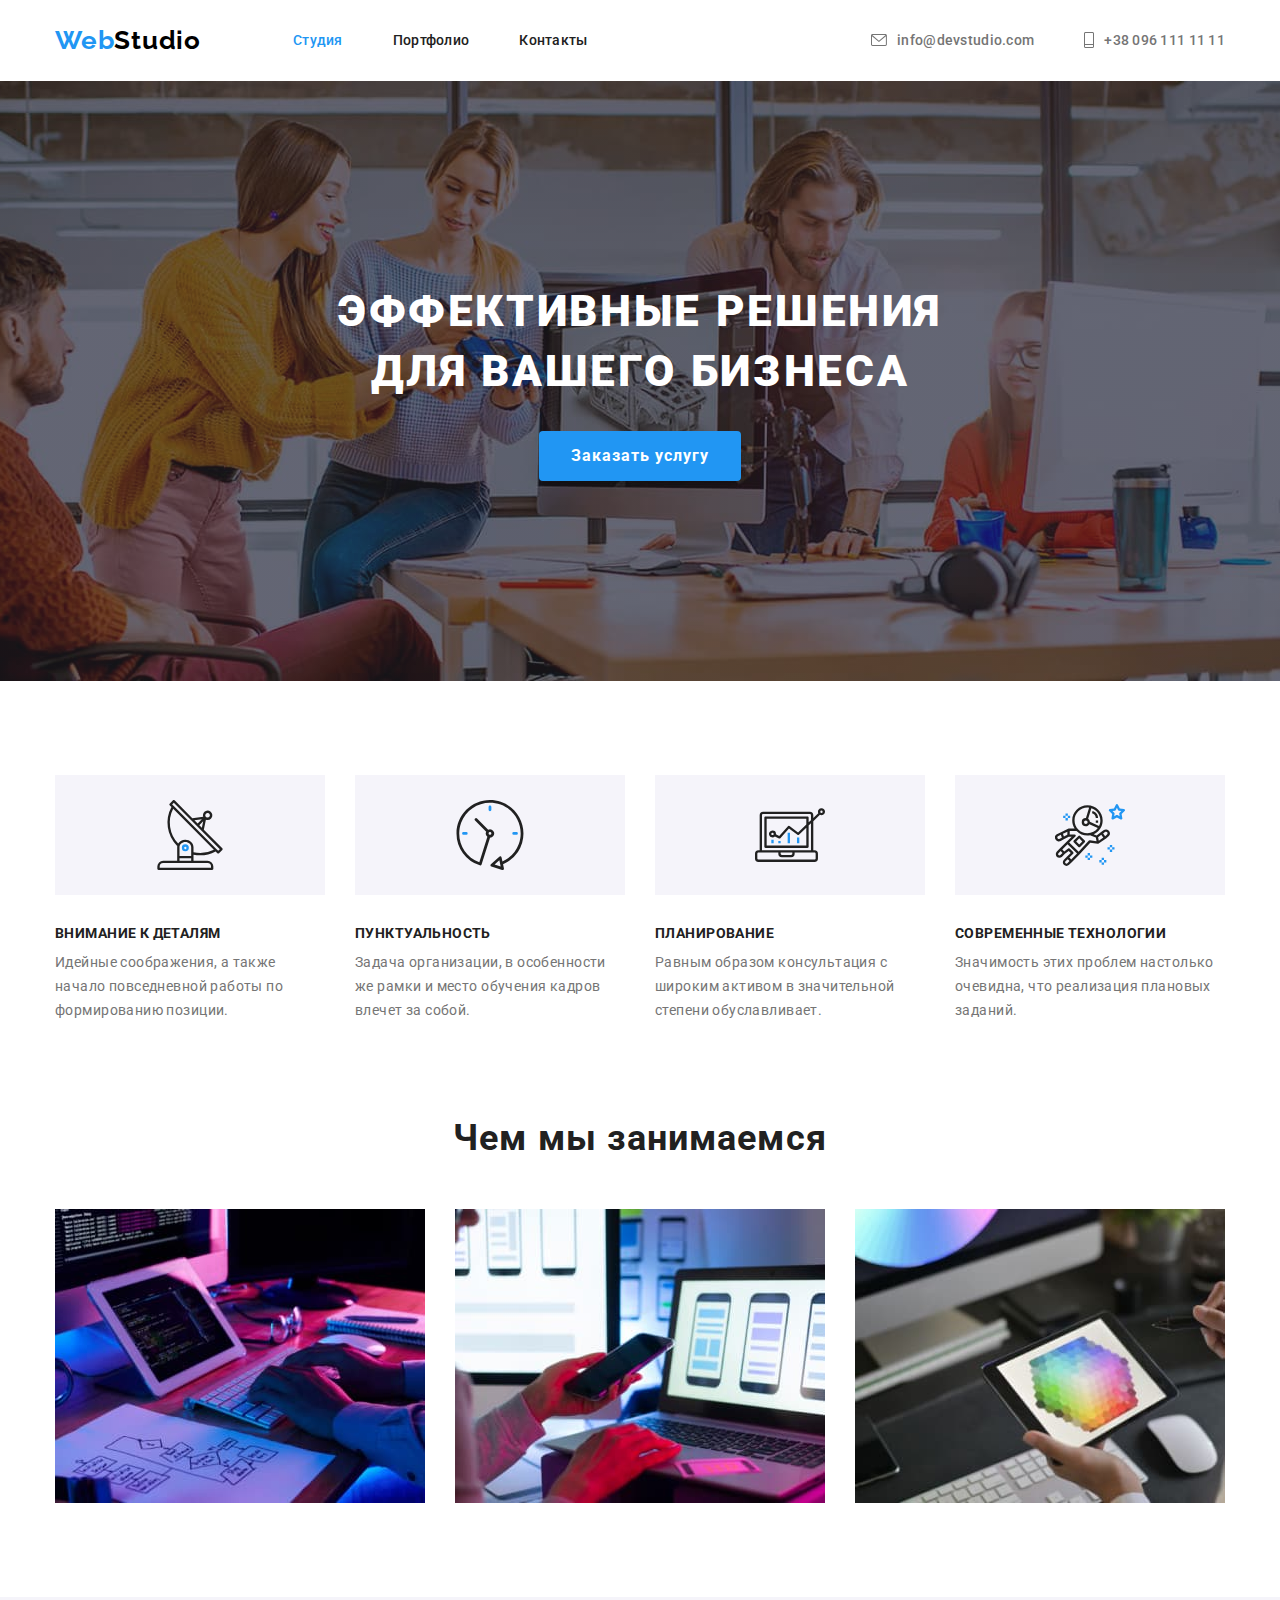
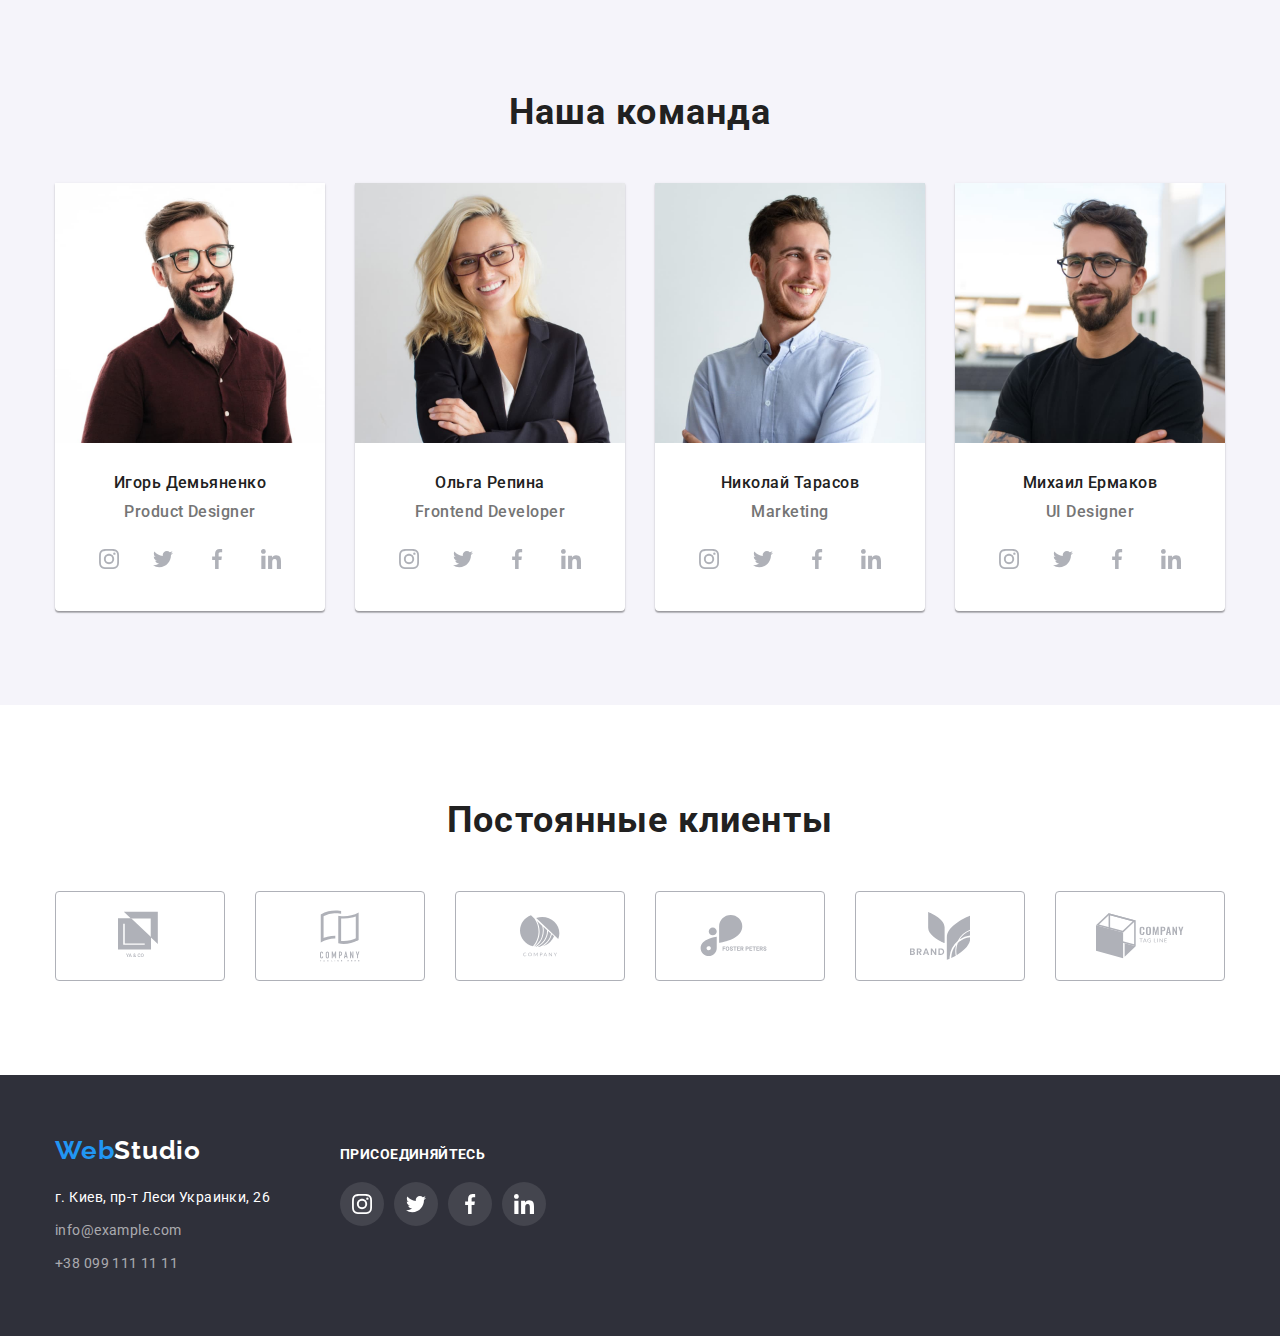
<file: index.html>
<!DOCTYPE html>
<html lang="ru">
  <head>
    <meta charset="UTF-8" />
    <meta name="viewport" content="width=device-width, initial-scale=1.0" />
    <title>WebStudio</title>
    <link
      rel="stylesheet"
      href="https://cdnjs.cloudflare.com/ajax/libs/modern-normalize/1.0.0/modern-normalize.css"
    />
    <link
      href="https://fonts.googleapis.com/css2?family=Raleway:wght@700&family=Roboto:wght@400;500;700;900&display=swap"
      rel="stylesheet"
    />
    <link rel="stylesheet" href="./css/styles.css" />
  </head>
  <body>
    <!-- ======HEADER ======= -->
    <header class="header">
      <div class="container">
        <nav class="navigation">
          <a href="./index.html" class="logo-web link" lang="en"
            >Web<span class="logo-studio-light-theme">Studio</span>
          </a>
          <ul class="navigation-list list">
            <li class="navigation-list-item">
              <a href="./index.html" class="navigation-list-link current link"
                >Студия</a
              >
            </li>
            <li class="navigation-list-item">
              <a href="./portfolio.html" class="navigation-list-link link"
                >Портфолио</a
              >
            </li>
            <li class="navigation-list-item">
              <a href="" class="navigation-list-link link">Контакты</a>
            </li>
          </ul>
        </nav>

        <ul class="header-contacts-list list">
          <li class="header-contacts-mail">
            <a
              href="mailto:info@devstudio.com"
              class="header-contacts-link link"
            >
              <svg class="icon-mail" width="16" height="12">
                <use href="./images/sprite.svg#icon-mail"></use>
              </svg>
              info@devstudio.com</a
            >
          </li>
          <li class="header-contacts-phone">
            <a href="tel:+380961111111" class="header-contacts-link link"
              ><svg class="icon-phone" width="10" height="16">
                <use href="./images/sprite.svg#icon-phone"></use>
              </svg>
              +38 096 111 11 11</a
            >
          </li>
        </ul>
      </div>
    </header>
    <!-- ======END HEADER ======= -->

    <main>
      <!-- ======SOLUTIONS ======= -->
      <section class="solutions">
        <div class="container">
          <div class="solutions-content">
            <h1 class="solutions-title">
              Эффективные решения для вашего бизнеса
            </h1>
            <button type="button" class="modal-btn">Заказать услугу</button>
          </div>
        </div>
      </section>
      <!-- ======END SOLUTIONS====== -->

      <!-- ======PROFESSIONAL====== -->
      <section class="professional">
        <div class="container">
          <h2 class="visually-hidden">Профессионализм</h2>
          <ul class="professional-list list">
            <li class="professional-list-item icon-antenna">
              <h3 class="professional-list-title">Внимание к деталям</h3>
              <p class="professional-list-text">
                Идейные соображения, а также начало повседневной работы по
                формированию позиции.
              </p>
            </li>
            <li class="professional-list-item icon-clock">
              <h3 class="professional-list-title">Пунктуальность</h3>
              <p class="professional-list-text">
                Задача организации, в особенности же рамки и место обучения
                кадров влечет за собой.
              </p>
            </li>
            <li class="professional-list-item icon-diagram">
              <h3 class="professional-list-title">Планирование</h3>
              <p class="professional-list-text">
                Равным образом консультация с широким активом в значительной
                степени обуславливает.
              </p>
            </li>
            <li class="professional-list-item icon-astronaut">
              <h3 class="professional-list-title">Современные технологии</h3>
              <p class="professional-list-text">
                Значимость этих проблем настолько очевидна, что реализация
                плановых заданий.
              </p>
            </li>
          </ul>
        </div>
      </section>
      <!-- ======END PROFESSIONAL======= -->

      <!-- ======WHAT WE ARE DOING======= -->
      <section class="section">
        <div class="container">
          <h2 class="title">Чем мы занимаемся</h2>
          <ul class="during-work-list list">
            <li class="during-work-list-item">
              <img
                src="./images/studia/box1.jpg"
                alt="Разработчик верстает сайт"
                width="370"
                height="294"
              />
            </li>
            <li class="during-work-list-item">
              <img
                src="./images/studia/box2.jpg"
                alt="Разработчик оптимизирует сайт под мобильные устройства"
                width="370"
                height="294"
              />
            </li>
            <li class="during-work-list-item">
              <img
                src="./images/studia/box3.jpg"
                alt="Дизайнер подбирает цветовую гамму"
                width="370"
                height="294"
              />
            </li>
          </ul>
        </div>
      </section>
      <!-- ======END WHAT WE ARE DOING======= -->

      <!-- ======OUR TEAM======= -->
      <section class="team section">
        <div class="container">
          <h2 class="title">Наша команда</h2>
          <ul class="team-list list">
            <li class="team-list-item">
              <img
                class="team-list-img"
                src="./images/studia/igor.jpg"
                alt="Игорь Демьяненко"
                width="270"
                height="260"
              />
              <div class="team-list-description">
                <h3 class="team-list-title">Игорь Демьяненко</h3>
                <p class="team-list-text" lang="en">Product Designer</p>
                <ul class="team-social-list list" lang="en">
                  <li class="team-social-list-item">
                    <a
                      href=""
                      class="team-social-link link"
                      aria-label="instagram"
                    >
                      <svg class="team-social-svg" width="20" height="20">
                        <use href="./images/sprite.svg#icon-instagram"></use>
                      </svg>
                    </a>
                  </li>
                  <li class="team-social-list-item">
                    <a
                      href=""
                      class="team-social-link link"
                      aria-label="twitter"
                    >
                      <svg class="team-social-svg" width="20" height="20">
                        <use href="./images/sprite.svg#icon-twitter"></use>
                      </svg>
                    </a>
                  </li>
                  <li class="team-social-list-item">
                    <a
                      href=""
                      class="team-social-link link"
                      aria-label="facebook"
                    >
                      <svg class="team-social-svg" width="20" height="20">
                        <use href="./images/sprite.svg#icon-facebook"></use>
                      </svg>
                    </a>
                  </li>
                  <li class="team-social-list-item">
                    <a
                      href=""
                      class="team-social-link link"
                      aria-label="linkedin"
                    >
                      <svg class="team-social-svg" width="20" height="20">
                        <use href="./images/sprite.svg#icon-linkedin"></use>
                      </svg>
                    </a>
                  </li>
                </ul>
              </div>
            </li>
            <li class="team-list-item">
              <img
                class="team-list-img"
                src="./images/studia/olga.jpg"
                alt="Ольга Репина"
                width="270"
                height="260"
              />
              <div class="team-list-description">
                <h3 class="team-list-title">Ольга Репина</h3>
                <p class="team-list-text" lang="en">Frontend Developer</p>
                <ul class="team-social-list list" lang="en">
                  <li class="team-social-list-item">
                    <a
                      href=""
                      class="team-social-link link"
                      aria-label="instagram"
                    >
                      <svg class="team-social-svg" width="20" height="20">
                        <use href="./images/sprite.svg#icon-instagram"></use>
                      </svg>
                    </a>
                  </li>
                  <li class="team-social-list-item">
                    <a
                      href=""
                      class="team-social-link link"
                      aria-label="twitter"
                    >
                      <svg class="team-social-svg" width="20" height="20">
                        <use href="./images/sprite.svg#icon-twitter"></use>
                      </svg>
                    </a>
                  </li>
                  <li class="team-social-list-item">
                    <a
                      href=""
                      class="team-social-link link"
                      aria-label="facebook"
                    >
                      <svg class="team-social-svg" width="20" height="20">
                        <use href="./images/sprite.svg#icon-facebook"></use>
                      </svg>
                    </a>
                  </li>
                  <li class="team-social-list-item">
                    <a
                      href=""
                      class="team-social-link link"
                      aria-label="linkedin"
                    >
                      <svg class="team-social-svg" width="20" height="20">
                        <use href="./images/sprite.svg#icon-linkedin"></use>
                      </svg>
                    </a>
                  </li>
                </ul>
              </div>
            </li>
            <li class="team-list-item">
              <img
                class="team-list-img"
                src="./images/studia/nicolai.jpg"
                alt="Николай Тарасов"
                width="270"
                height="260"
              />
              <div class="team-list-description">
                <h3 class="team-list-title">Николай Тарасов</h3>
                <p class="team-list-text" lang="en">Marketing</p>
                <ul class="team-social-list list" lang="en">
                  <li class="team-social-list-item">
                    <a
                      href=""
                      class="team-social-link link"
                      aria-label="instagram"
                    >
                      <svg class="team-social-svg" width="20" height="20">
                        <use href="./images/sprite.svg#icon-instagram"></use>
                      </svg>
                    </a>
                  </li>
                  <li class="team-social-list-item">
                    <a
                      href=""
                      class="team-social-link link"
                      aria-label="twitter"
                    >
                      <svg class="team-social-svg" width="20" height="20">
                        <use href="./images/sprite.svg#icon-twitter"></use>
                      </svg>
                    </a>
                  </li>
                  <li class="team-social-list-item">
                    <a
                      href=""
                      class="team-social-link link"
                      aria-label="facebook"
                    >
                      <svg class="team-social-svg" width="20" height="20">
                        <use href="./images/sprite.svg#icon-facebook"></use>
                      </svg>
                    </a>
                  </li>
                  <li class="team-social-list-item">
                    <a
                      href=""
                      class="team-social-link link"
                      aria-label="linkedin"
                    >
                      <svg class="team-social-svg" width="20" height="20">
                        <use href="./images/sprite.svg#icon-linkedin"></use>
                      </svg>
                    </a>
                  </li>
                </ul>
              </div>
            </li>
            <li class="team-list-item">
              <img
                class="team-list-img"
                src="./images/studia/mihail.jpg"
                alt="Михаил Ермаков"
                width="270"
                height="260"
              />
              <div class="team-list-description">
                <h3 class="team-list-title">Михаил Ермаков</h3>
                <p class="team-list-text" lang="en">UI Designer</p>
                <ul class="team-social-list list" lang="en">
                  <li class="team-social-list-item">
                    <a
                      href=""
                      class="team-social-link link"
                      aria-label="instagram"
                    >
                      <svg class="team-social-svg" width="20" height="20">
                        <use href="./images/sprite.svg#icon-instagram"></use>
                      </svg>
                    </a>
                  </li>
                  <li class="team-social-list-item">
                    <a
                      href=""
                      class="team-social-link link"
                      aria-label="twitter"
                    >
                      <svg class="team-social-svg" width="20" height="20">
                        <use href="./images/sprite.svg#icon-twitter"></use>
                      </svg>
                    </a>
                  </li>
                  <li class="team-social-list-item">
                    <a
                      href=""
                      class="team-social-link link"
                      aria-label="facebook"
                    >
                      <svg class="team-social-svg" width="20" height="20">
                        <use href="./images/sprite.svg#icon-facebook"></use>
                      </svg>
                    </a>
                  </li>
                  <li class="team-social-list-item">
                    <a
                      href=""
                      class="team-social-link link"
                      aria-label="linkedin"
                    >
                      <svg class="team-social-svg" width="20" height="20">
                        <use href="./images/sprite.svg#icon-linkedin"></use>
                      </svg>
                    </a>
                  </li>
                </ul>
              </div>
            </li>
          </ul>
        </div>
      </section>
      <!-- ======END OUR TEAM======= -->

      <!-- ======REGULAR CUSTOMERS======= -->
      <section class="customers section">
        <div class="container">
          <h2 class="title">Постоянные клиенты</h2>
          <ul class="customers-list list">
            <li class="customers-list-item">
              <a href="" class="customers-link" aria-label="клиент №1">
                <svg class="customers-svg" width="44" height="50">
                  <use href="./images/sprite.svg#icon-logo-1"></use>
                </svg>
              </a>
            </li>
            <li class="customers-list-item">
              <a href="" class="customers-link" aria-label="клиент №2">
                <svg class="customers-svg" width="40" height="52">
                  <use href="./images/sprite.svg#icon-logo-2"></use>
                </svg>
              </a>
            </li>
            <li class="customers-list-item">
              <a href="" class="customers-link" aria-label="клиент №3">
                <svg class="customers-svg" width="40" height="42">
                  <use href="./images/sprite.svg#icon-logo-3"></use>
                </svg>
              </a>
            </li>
            <li class="customers-list-item">
              <a href="" class="customers-link" aria-label="клиент №4">
                <svg class="customers-svg" width="80" height="42">
                  <use href="./images/sprite.svg#icon-logo-4"></use>
                </svg>
              </a>
            </li>
            <li class="customers-list-item">
              <a href="" class="customers-link" aria-label="клиент №5">
                <svg class="customers-svg" width="60" height="48">
                  <use href="./images/sprite.svg#icon-logo-5"></use>
                </svg>
              </a>
            </li>
            <li class="customers-list-item">
              <a href="" class="customers-link" aria-label="клиент №6">
                <svg class="customers-svg" width="88" height="46">
                  <use href="./images/sprite.svg#icon-logo-6"></use>
                </svg>
              </a>
            </li>
          </ul>
        </div>
      </section>
      <!-- ======END REGULAR CUSTOMERS======= -->
    </main>

    <!-- ======FOOTER======= -->
    <footer class="footer">
      <div class="container">
        <div class="footer-contacts-description">
          <a href="./index.html" class="logo-web link" lang="en"
            >Web<span class="logo-studio-dark-theme">Studio</span>
          </a>
          <address class="adress">
            <ul class="footer-contacts-list list">
              <li class="footer-contacts-list-item">
                <a
                  class="footer-contacts-link-map link"
                  href="https://goo.gl/maps/pVzpR7jKzoyMF15a7"
                  target="_blank"
                  rel="noreferrer noopener"
                >
                  г. Киев, пр-т Леси Украинки, 26
                </a>
              </li>
              <li class="footer-contacts-list-item">
                <a
                  class="footer-contacts-link link"
                  href="mailto:info@example.com"
                  >info@example.com</a
                >
              </li>
              <li class="footer-contacts-list-item">
                <a class="footer-contacts-link link" href="tel:+380991111111"
                  >+38 099 111 11 11</a
                >
              </li>
            </ul>
          </address>
        </div>
        <div class="footer-social">
          <p class="footer-join">присоединяйтесь</p>
          <ul class="footer-social-list list" lang="en">
            <li class="footer-social-list-item">
              <a href="" class="footer-social-link link" aria-label="instagram">
                <svg class="footer-social-svg" width="20" height="20">
                  <use href="./images/sprite.svg#icon-instagram"></use>
                </svg>
              </a>
            </li>
            <li class="footer-social-list-item">
              <a href="" class="footer-social-link link" aria-label="twitter">
                <svg class="footer-social-svg" width="20" height="20">
                  <use href="./images/sprite.svg#icon-twitter"></use>
                </svg>
              </a>
            </li>
            <li class="footer-social-list-item">
              <a href="" class="footer-social-link link" aria-label="facebook">
                <svg class="footer-social-svg" width="20" height="20">
                  <use href="./images/sprite.svg#icon-facebook"></use>
                </svg>
              </a>
            </li>
            <li class="footer-social-list-item">
              <a href="" class="footer-social-link link" aria-label="linkedin">
                <svg class="footer-social-svg" width="20" height="20">
                  <use href="./images/sprite.svg#icon-linkedin"></use>
                </svg>
              </a>
            </li>
          </ul>
        </div>
      </div>
    </footer>
    <!-- ======END FOOTER======= -->
  </body>
</html>
</file>
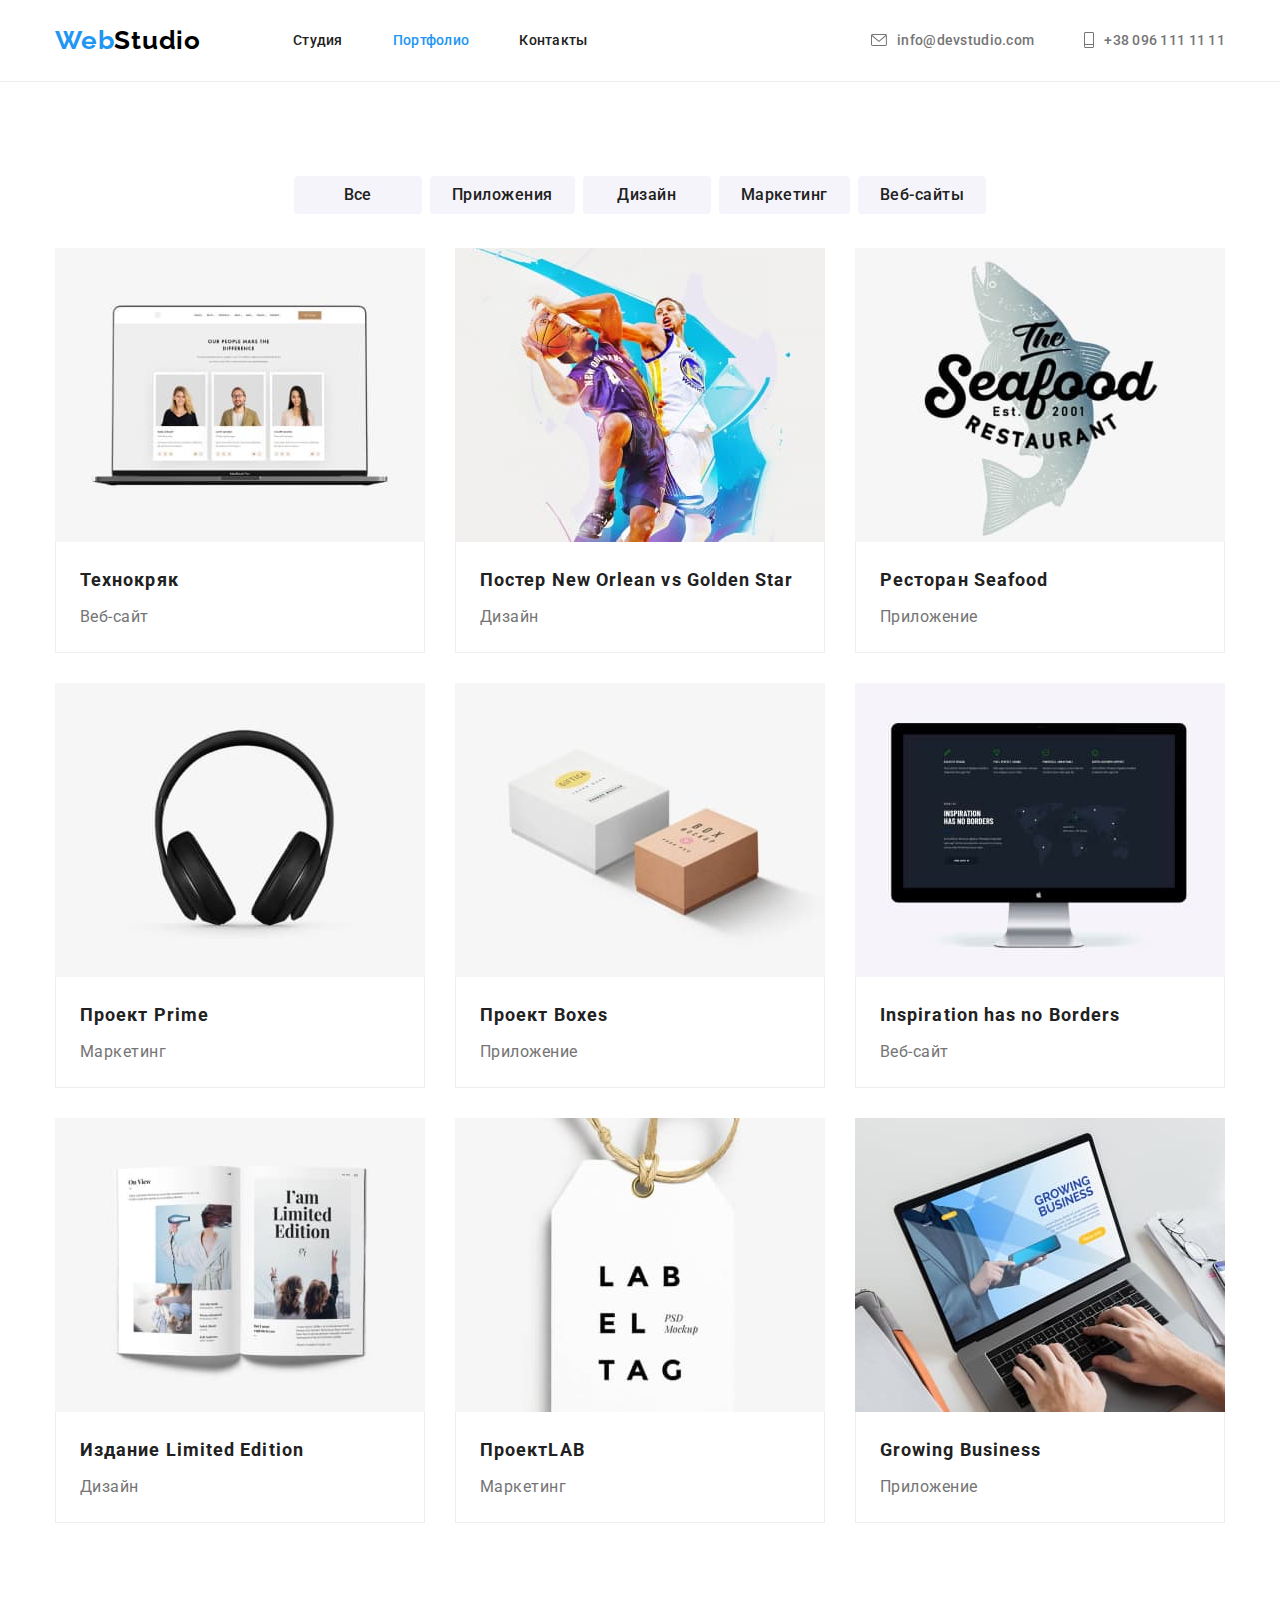
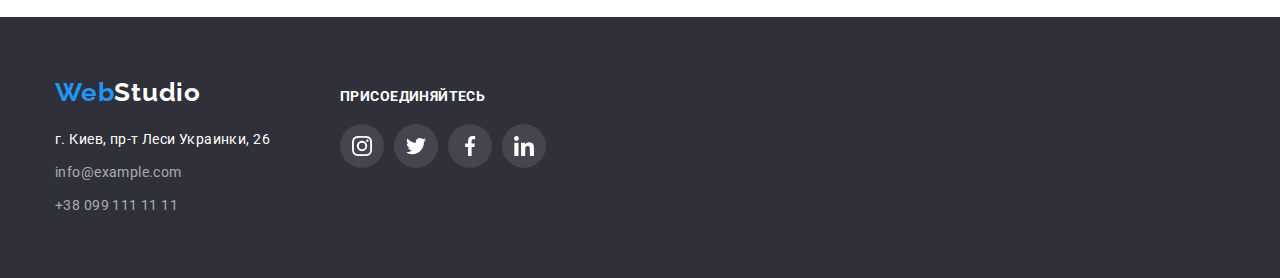
<file: portfolio.html>
<!DOCTYPE html>
<html lang="ru">
  <head>
    <meta charset="UTF-8" />
    <meta name="viewport" content="width=device-width, initial-scale=1.0" />
    <title>WebStudio</title>
    <link
      rel="stylesheet"
      href="https://cdnjs.cloudflare.com/ajax/libs/modern-normalize/1.0.0/modern-normalize.css"
    />
    <link
      href="https://fonts.googleapis.com/css2?family=Raleway:wght@700&family=Roboto:wght@400;500;700;900&display=swap"
      rel="stylesheet"
    />
    <link rel="stylesheet" href="./css/styles.css" />
  </head>
  <body>
    <!-- ======HEADER ======= -->
    <header class="header border-portfolio">
      <div class="container">
        <nav class="navigation">
          <a href="./index.html" class="logo-web link" lang="en"
            >Web<span class="logo-studio-light-theme">Studio</span>
          </a>
          <ul class="navigation-list list">
            <li class="navigation-list-item">
              <a href="./index.html" class="navigation-list-link link"
                >Студия</a
              >
            </li>
            <li class="navigation-list-item">
              <a
                href="./portfolio.html"
                class="navigation-list-link current link"
                >Портфолио</a
              >
            </li>
            <li class="navigation-list-item">
              <a href="" class="navigation-list-link link">Контакты</a>
            </li>
          </ul>
        </nav>

        <ul class="header-contacts-list list">
          <li class="header-contacts-mail">
            <a
              href="mailto:info@devstudio.com"
              class="header-contacts-link link"
            >
              <svg class="icon-mail" width="16" height="12">
                <use href="./images/sprite.svg#icon-mail"></use>
              </svg>
              info@devstudio.com</a
            >
          </li>
          <li class="header-contacts-phone">
            <a href="tel:+380961111111" class="header-contacts-link link"
              ><svg class="icon-phone" width="10" height="16">
                <use href="./images/sprite.svg#icon-phone"></use>
              </svg>
              +38 096 111 11 11</a
            >
          </li>
        </ul>
      </div>
    </header>
    <!-- ======END HEADER ======= -->

    <main>
      <!-- ======OUR WORKS ======= -->
      <section class="section">
        <!-- <h1>Наши работы</h1> -->
        <div class="container">
          <ul class="filter-list list">
            <li class="filter-list-item">
              <button class="filter-btn">Все</button>
            </li>
            <li class="filter-list-item">
              <button class="filter-btn">Приложения</button>
            </li>
            <li class="filter-list-item">
              <button class="filter-btn">Дизайн</button>
            </li>
            <li class="filter-list-item">
              <button class="filter-btn">Маркетинг</button>
            </li>
            <li class="filter-list-item">
              <button class="filter-btn">Веб-сайты</button>
            </li>
          </ul>
          <ul class="works-list list">
            <li class="works-list-item">
              <a class="works-link link" href="">
                <img
                  src="./images/portfolio/technokriak.jpg"
                  alt="Информация о трех сотрудниках и их фотографии"
                  width="370"
                  height="294"
                />
                <div class="works-description">
                  <h2 class="works-title">Технокряк</h2>
                  <p class="works-text">Веб-сайт</p>
                </div>
              </a>
            </li>
            <li class="works-list-item">
              <a class="works-link link" href="">
                <img
                  src="./images/portfolio/poster.jpg"
                  alt="Двое баскетболистов борятся за мяч"
                  width="370"
                  height="294"
                />
                <div class="works-description">
                  <h2 class="works-title">
                    Постер <span lang="en">New Orlean vs Golden Star</span>
                  </h2>
                  <p class="works-text">Дизайн</p>
                </div>
              </a>
            </li>
            <li class="works-list-item">
              <a class="works-link link" href="">
                <img
                  src="./images/portfolio/seafood.jpg"
                  alt="Силуэт рыбы и название ресторана"
                  width="370"
                  height="294"
                />
                <div class="works-description">
                  <h2 class="works-title">
                    Ресторан <span lang="en">Seafood</span>
                  </h2>
                  <p class="works-text">Приложение</p>
                </div>
              </a>
            </li>
            <li class="works-list-item">
              <a class="works-link link" href="">
                <img
                  src="./images/portfolio/prime.jpg"
                  alt="Наушники"
                  width="370"
                  height="294"
                />
                <div class="works-description">
                  <h2 class="works-title">
                    Проект <span lang="en">Prime</span>
                  </h2>
                  <p class="works-text">Маркетинг</p>
                </div>
              </a>
            </li>
            <li class="works-list-item">
              <a class="works-link link" href="">
                <img
                  src="./images/portfolio/boxes.jpg"
                  alt="Коробки"
                  width="370"
                  height="294"
                />
                <div class="works-description">
                  <h2 class="works-title">
                    Проект <span lang="en">Boxes</span>
                  </h2>
                  <p class="works-text">Приложение</p>
                </div>
              </a>
            </li>
            <li class="works-list-item">
              <a class="works-link link" href="">
                <img
                  src="./images/portfolio/inspiration.jpg"
                  alt="Монитор компьютера"
                  width="370"
                  height="294"
                />
                <div class="works-description">
                  <h2 class="works-title" lang="en">
                    Inspiration has no Borders
                  </h2>
                  <p class="works-text">Веб-сайт</p>
                </div>
              </a>
            </li>
            <li class="works-list-item">
              <a class="works-link link" href="">
                <img
                  src="./images/portfolio/limited-edition.jpg"
                  alt="Открытый журнал"
                  width="370"
                  height="294"
                />
                <div class="works-description">
                  <h2 class="works-title">
                    Издание <span lang="en">Limited Edition</span>
                  </h2>
                  <p class="works-text">Дизайн</p>
                </div>
              </a>
            </li>
            <li class="works-list-item">
              <a class="works-link link" href="">
                <img
                  src="./images/portfolio/project-lab.jpg"
                  alt="Этикетка"
                  width="370"
                  height="294"
                />
                <div class="works-description">
                  <h2 class="works-title">Проект<span lang="en">LAB</span></h2>
                  <p class="works-text">Маркетинг</p>
                </div>
              </a>
            </li>
            <li class="works-list-item">
              <a class="works-link link" href="">
                <img
                  src="./images/portfolio/growing.jpg"
                  alt="Маркетолог печатает на клавиатуре"
                  width="370"
                  height="294"
                />
                <div class="works-description">
                  <h2 class="works-title" lang="en">Growing Business</h2>
                  <p class="works-text">Приложение</p>
                </div>
              </a>
            </li>
          </ul>
        </div>
      </section>
      <!-- ======END OUR WORKS ======= -->
    </main>

    <!-- ======FOOTER======= -->
    <footer class="footer">
      <div class="container">
        <div class="footer-contacts-description">
          <a href="./index.html" class="logo-web link" lang="en"
            >Web<span class="logo-studio-dark-theme">Studio</span>
          </a>
          <address class="adress">
            <ul class="footer-contacts-list list">
              <li class="footer-contacts-list-item">
                <a
                  class="footer-contacts-link-map link"
                  href="https://goo.gl/maps/pVzpR7jKzoyMF15a7"
                  target="_blank"
                  rel="noreferrer noopener"
                >
                  г. Киев, пр-т Леси Украинки, 26
                </a>
              </li>
              <li class="footer-contacts-list-item">
                <a
                  class="footer-contacts-link link"
                  href="mailto:info@example.com"
                  >info@example.com</a
                >
              </li>
              <li class="footer-contacts-list-item">
                <a class="footer-contacts-link link" href="tel:+380991111111"
                  >+38 099 111 11 11</a
                >
              </li>
            </ul>
          </address>
        </div>
        <div class="footer-social">
          <p class="footer-join">присоединяйтесь</p>
          <ul class="footer-social-list list" lang="en">
            <li class="footer-social-list-item">
              <a href="" class="footer-social-link link" aria-label="instagram">
                <svg class="footer-social-svg" width="20" height="20">
                  <use href="./images/sprite.svg#icon-instagram"></use>
                </svg>
              </a>
            </li>
            <li class="footer-social-list-item">
              <a href="" class="footer-social-link link" aria-label="twitter">
                <svg class="footer-social-svg" width="20" height="20">
                  <use href="./images/sprite.svg#icon-twitter"></use>
                </svg>
              </a>
            </li>
            <li class="footer-social-list-item">
              <a href="" class="footer-social-link link" aria-label="facebook">
                <svg class="footer-social-svg" width="20" height="20">
                  <use href="./images/sprite.svg#icon-facebook"></use>
                </svg>
              </a>
            </li>
            <li class="footer-social-list-item">
              <a href="" class="footer-social-link link" aria-label="linkedin">
                <svg class="footer-social-svg" width="20" height="20">
                  <use href="./images/sprite.svg#icon-linkedin"></use>
                </svg>
              </a>
            </li>
          </ul>
        </div>
      </div>
    </footer>
    <!-- ======END FOOTER======= -->
  </body>
</html>
</file>
<file: css/styles.css>
:root {
  --main-font: "Roboto", sans-serif;
  --logo-font: "Raleway", sans-serif;
  --primary-text-color: #757575;
  --title-color: #212121;
  --accent-color: #2196f3;
  --secondary-text-color-light-theme: #000000;
  --secondary-text-color-dark-theme: #ffffff;
  --secondary-text-color-dark-theme-transparent: rgba(255, 255, 255, 0.6);
  --background-dark-theme: #2f303a;
  --background-light-theme: #f5f4fa;
  --icon-fill: #afb1b8;
}

*,
*::before,
*::after {
  padding: 0;
  margin: 0;
}

body {
  font-family: var(--main-font);
}

.visually-hidden {
  position: absolute;
  width: 1px;
  height: 1px;
  margin: -1px;
  border: 0;
  padding: 0;
  clip: rect(0 0 0 0);
  overflow: hidden;
}

.list {
  list-style: none;
}

.link {
  text-decoration: none;
}

.adress {
  font-style: normal;
}

.section {
  padding: 94px 0;
}

.container {
  width: 1200px;
  margin: 0 auto;
  padding: 0 15px;
}

img {
  display: block;
  max-width: 100%;
  height: auto;
}

/* ======== COMPONENTS========= */
.modal-btn {
  display: inline-block;
  min-width: 200px;
  padding: 10px 32px;
  border: none;
  box-shadow: 0px 4px 4px rgba(0, 0, 0, 0.15);
  border-radius: 4px;

  font-family: var(--main-font);
  font-style: normal;
  font-weight: 700;
  font-size: 16px;
  line-height: 1.875;
  letter-spacing: 0.06em;
  color: #ffffff;
  background-color: var(--accent-color);
}

.title {
  margin-bottom: 50px;
  font-family: var(--main-font);
  font-weight: 700;
  font-size: 36px;
  line-height: 1.167;
  text-align: center;
  letter-spacing: 0.03em;
  color: var(--title-color);
}

.logo-web {
  display: block;
  font-family: var(--logo-font);
  font-weight: 700;
  font-size: 26px;
  line-height: 1.192;
  letter-spacing: 0.03em;
  color: var(--accent-color);
}

.header .logo-web {
  padding-top: 25px;
  padding-bottom: 25px;
}

.logo-studio-light-theme {
  color: var(--secondary-text-color-light-theme);
}
.logo-studio-dark-theme {
  color: var(--secondary-text-color-dark-theme);
}
/* ========END COMPONENTS========= */

/* ======HEADER======= */
.border-portfolio {
  border-bottom: 1px solid #ececec;
}
.header .container {
  display: flex;
  justify-content: space-between;
}

.navigation {
  display: flex;
  align-items: center;
}

.navigation-list {
  display: flex;
  margin-left: 92px;
}

.navigation-list-item:not(:last-child) {
  margin-right: 50px;
}
.navigation-list-link {
  display: block;
  padding-top: 32px;
  padding-bottom: 32px;
  font-family: var(--main-font);
  font-weight: 500;
  font-size: 14px;
  line-height: 1.143;
  letter-spacing: 0.02em;
  color: var(--title-color);
}

.navigation-list-link:hover,
.navigation-list-link:focus,
.header-contacts-link:hover,
.header-contacts-link:focus,
.current {
  color: var(--accent-color);
}

.header-contacts-list {
  display: flex;
  align-items: center;
}

.header-contacts-link {
  display: flex;
  align-items: center;
  padding-top: 32px;
  padding-bottom: 32px;
  font-family: var(--main-font);
  font-weight: 500;
  font-size: 14px;
  line-height: 1.143;
  letter-spacing: 0.02em;
  color: var(--primary-text-color);
}

.icon-mail,
.icon-phone {
  margin-right: 10px;
  fill: var(--primary-text-color);
}

.header-contacts-phone {
  margin-left: 50px;
}

.header-contacts-link:hover .icon-mail,
.header-contacts-link:focus .icon-mail,
.header-contacts-link:hover .icon-phone,
.header-contacts-link:focus .icon-phone {
  fill: var(--accent-color);
}

/* ======END HEADER======= */

/* ======SOLUTIONS======= */
.solutions {
  max-width: 1600px;
  height: 600px;
  margin-left: auto;
  margin-right: auto;
  padding-top: 200px;
  padding-bottom: 200px;
  background-color: var(--background-dark-theme);
  background-image: linear-gradient(
      rgba(47, 48, 58, 0.4),
      rgba(47, 48, 58, 0.4)
    ),
    url(../images/studia/hero.jpg);
  background-position: center;
}

.solutions-content {
  max-width: 700px;
  margin: 0 auto;
  text-align: center;
}

.solutions-title {
  margin-bottom: 30px;
  font-family: var(--main-font);
  font-weight: 900;
  font-size: 44px;
  line-height: 1.364;
  letter-spacing: 0.06em;
  text-transform: uppercase;
  color: var(--secondary-text-color-dark-theme);
}
/* ======END SOLUTIONS======= */

/* ======PROFESSIONAL======= */
.professional {
  padding-top: 94px;
}

.professional-list {
  display: flex;
}

.professional-list-item {
  width: 270px;
}

.professional-list-item:not(:last-child) {
  margin-right: 30px;
}

.professional-list-item::before {
  display: block;
  content: "";
  height: 120px;
  margin-bottom: 30px;
  background-color: var(--background-light-theme);
  background-repeat: no-repeat;
  background-size: 70px 70px;
  background-position: center;
}

.icon-antenna::before {
  background-image: url(../images/studia/antenna.svg);
}

.icon-clock::before {
  background-image: url(../images/studia/clock.svg);
}

.icon-diagram::before {
  background-image: url(../images/studia/diagram.svg);
}

.icon-astronaut::before {
  background-image: url(../images/studia/astronaut.svg);
}

.professional-list-title {
  margin-bottom: 10px;
  font-family: var(--main-font);
  font-weight: 700;
  font-size: 14px;
  line-height: 1.143;
  letter-spacing: 0.03em;
  text-transform: uppercase;
  color: var(--title-color);
}

.professional-list-text {
  font-family: var(--main-font);
  font-weight: 400;
  font-size: 14px;
  line-height: 1.714;
  letter-spacing: 0.03em;
  color: var(--primary-text-color);
}
/* ======END PROFESSIONAL======= */

/* =======WHAT WE ARE DOING======== */

.during-work-list {
  display: flex;
}

.during-work-list-item:not(:last-child) {
  margin-right: 30px;
}

/* =======END WHAT WE ARE DOING======== */

/* ======OUR TEAM======= */
.team {
  background-color: var(--background-light-theme);
}

.team-list {
  display: flex;
}

.team-list-item {
  background-color: var(--secondary-text-color-dark-theme);
  box-shadow: 0px 1px 3px rgba(0, 0, 0, 0.12), 0px 1px 1px rgba(0, 0, 0, 0.14),
    0px 2px 1px rgba(0, 0, 0, 0.2);
  border-radius: 0px 0px 4px 4px;
}

.team-list-item:not(:last-child) {
  margin-right: 30px;
}

.team-list-description {
  padding: 30px 32px;
}

.team-list-title {
  margin-bottom: 10px;
  font-family: var(--main-font);
  font-weight: 500;
  font-size: 16px;
  line-height: 1.188;
  text-align: center;
  letter-spacing: 0.03em;
  color: var(--title-color);
}

.team-list-text {
  margin-bottom: 16px;
  font-family: var(--main-font);
  font-weight: 500;
  font-size: 16px;
  line-height: 1.188;
  text-align: center;
  letter-spacing: 0.03em;
  color: var(--primary-text-color);
}

.team-social-list {
  display: flex;
  justify-content: space-between;
}

.team-social-link {
  display: flex;
  justify-content: center;
  align-items: center;
  width: 44px;
  height: 44px;
  border-radius: 50%;
}

.team-social-svg {
  fill: var(--icon-fill);
}

.team-social-link:hover {
  background-color: var(--accent-color);
}

.team-social-link:hover .team-social-svg {
  fill: var(--secondary-text-color-dark-theme);
}

/* ======END OUR TEAM======= */

/* ======REGULAR CUSTOMERS======= */

.customers-list {
  display: flex;
}

.customers-list-item:not(:last-child) {
  margin-right: 30px;
}

.customers-link {
  display: flex;
  justify-content: center;
  align-items: center;
  width: 170px;
  height: 90px;
  border: 1px solid var(--icon-fill);
  border-radius: 4px;
}

.customers-svg {
  fill: var(--icon-fill);
}

.customers-link:hover,
.customers-link:focus {
  border-color: var(--accent-color);
}

.customers-link:hover .customers-svg,
.customers-link:focus .customers-svg {
  fill: var(--accent-color);
}

/* ======END REGULAR CUSTOMERS======= */

/* ======OUR WORKS======= */
.filter-list {
  display: flex;
  justify-content: center;
  margin-bottom: 34px;
}

.filter-list-item:not(:last-child) {
  margin-right: 8px;
}
.filter-btn {
  display: inline-block;
  min-width: 128px;
  border: none;
  border-radius: 4px;
  padding: 6px 22px;
  font-family: var(--main-font);
  font-weight: 500;
  font-size: 16px;
  line-height: 1.625;
  text-align: center;
  letter-spacing: 0.03em;
  color: var(--title-color);
  background-color: var(--background-light-theme);
}

.filter-btn:hover,
.filter-btn:focus {
  color: var(--secondary-text-color-dark-theme);
  background-color: var(--accent-color);
}

.works-list {
  display: flex;
  flex-wrap: wrap;
}

.works-list-item {
  width: 370px;
}

.works-list-item:not(:nth-child(3n)) {
  margin-right: 30px;
}

.works-list-item:nth-last-child(n + 4) {
  margin-bottom: 30px;
}

.works-link {
  display: block;
}

.works-link:hover,
.works-link:focus {
  box-shadow: 0px 1px 1px rgba(0, 0, 0, 0.12), 0px 4px 4px rgba(0, 0, 0, 0.06),
    1px 4px 6px rgba(0, 0, 0, 0.16);
}

.works-description {
  padding: 20px 24px;
  border-right: 1px solid #eeeeee;
  border-bottom: 1px solid #eeeeee;
  border-left: 1px solid #eeeeee;
}

.works-title {
  margin-bottom: 4px;
  font-family: var(--main-font);
  font-weight: 700;
  font-size: 18px;
  line-height: 2;
  letter-spacing: 0.06em;
  color: var(--title-color);
}

.works-text {
  font-family: var(--main-font);
  font-weight: 400;
  font-size: 16px;
  line-height: 1.875;
  letter-spacing: 0.03em;
  color: var(--primary-text-color);
}
/* ======END OUR WORKS======= */

/* ======FOOTER======= */
.footer {
  background-color: var(--background-dark-theme);
  padding-top: 60px;
  padding-bottom: 60px;
}

.footer .container {
  display: flex;
  align-items: baseline;
}

.footer-contacts-description {
  margin-right: 70px;
}

.adress {
  margin-top: 20px;
}

.footer-contacts-list-item:not(:last-child) {
  margin-bottom: 9px;
}
.footer-contacts-link-map {
  font-family: var(--main-font);
  font-weight: 400;
  font-size: 14px;
  line-height: 1.714;
  letter-spacing: 0.03em;
  color: var(--secondary-text-color-dark-theme);
}

.footer-contacts-link {
  font-family: var(--main-font);
  font-weight: 400;
  font-size: 14px;
  line-height: 1.714;
  letter-spacing: 0.03em;
  color: var(--secondary-text-color-dark-theme-transparent);
}

.footer-contacts-link-map:hover,
.footer-contacts-link:hover,
.footer-contacts-link-map:focus,
.footer-contacts-link:focus {
  color: var(--accent-color);
}

.footer-join {
  margin-bottom: 20px;
  font-family: var(--main-font);
  font-weight: 700;
  font-size: 14px;
  line-height: 1.143;
  letter-spacing: 0.03em;
  text-transform: uppercase;
  color: var(--secondary-text-color-dark-theme);
}

.footer-social-list {
  display: flex;
}

.footer-social-list-item:not(:last-child) {
  margin-right: 10px;
}

.footer-social-link {
  display: flex;
  justify-content: center;
  align-items: center;
  width: 44px;
  height: 44px;
  background-color: rgba(255, 255, 255, 0.1);
  border-radius: 50%;
}

.footer-social-svg {
  fill: var(--secondary-text-color-dark-theme);
}

.footer-social-link:hover,
.footer-social-link:focus {
  background-color: var(--accent-color);
}

/* ======END FOOTER======= */
</file>
